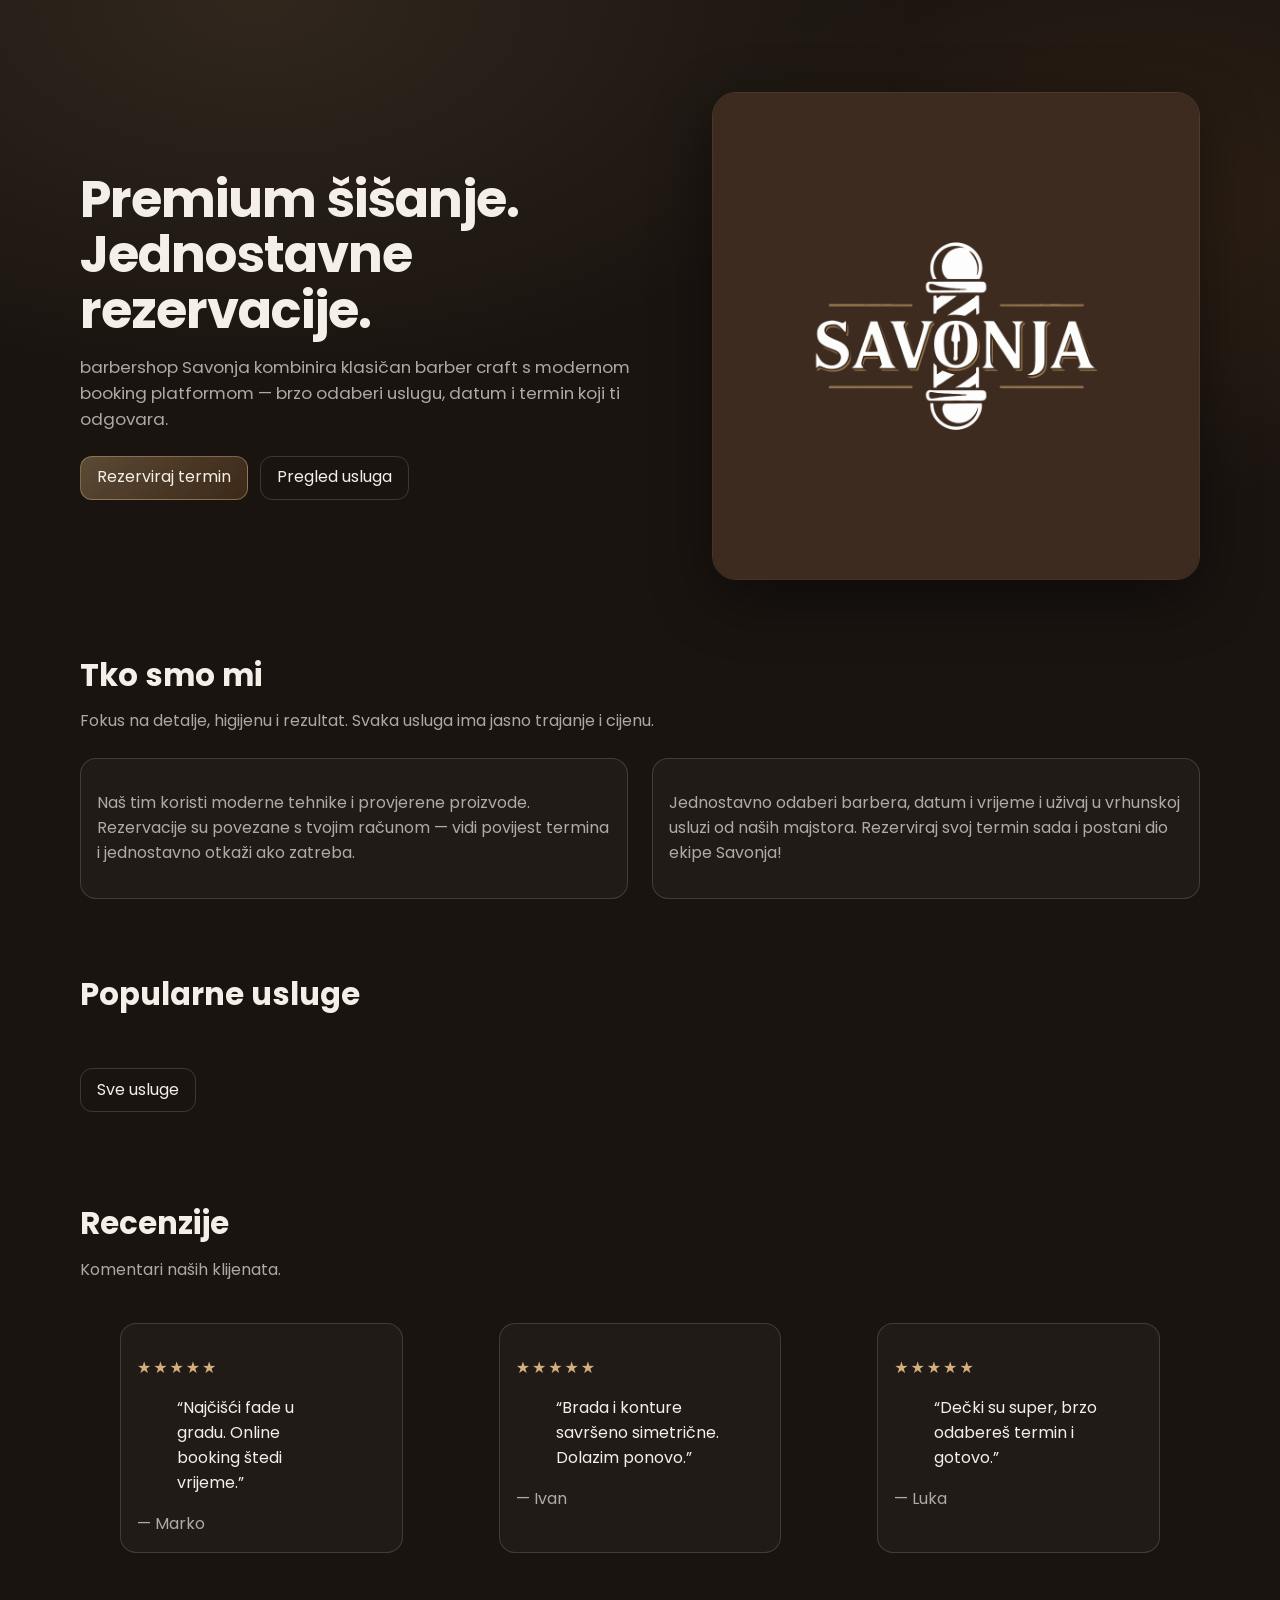
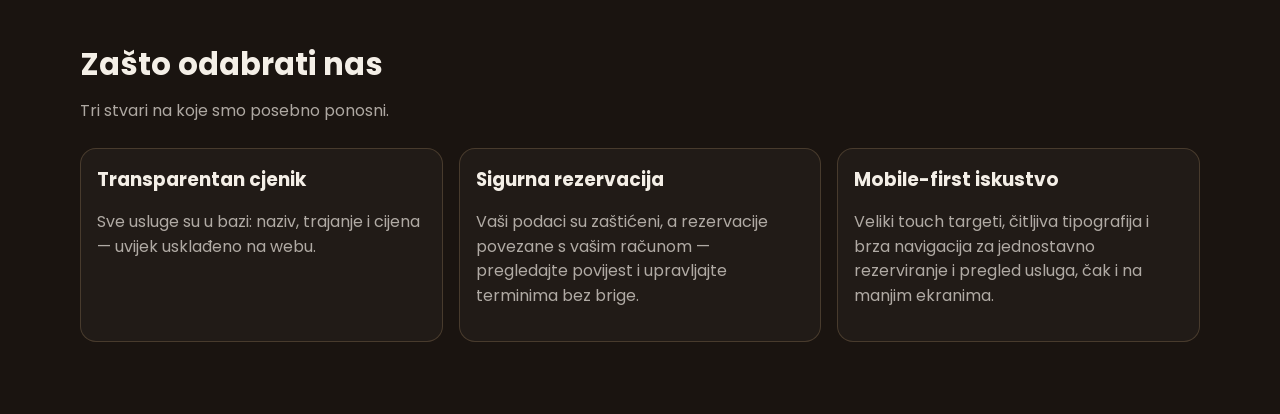
<file: index.html>
<!doctype html>
<html lang="hr">

<head>
  <meta charset="utf-8" />
  <meta name="viewport" content="width=device-width, initial-scale=1" />
  <title>barbershop Savonja — rezervacije i premium šišanje</title>
  <meta name="description"
    content="barbershop Savonja: moderan barber shop s online rezervacijama, jasnim cijenama i sigurnim korisničkim računom." />
  <meta name="keywords" content="barber, šišanje, rezervacija, barbershop, Savonja, fade, brada" />
  <meta name="google-site-verification" content="ejr2laT1Vxrq2xa0mAdOtP4Iyy8rrj4gCtJRoqw3tww" />
  <link rel="preconnect" href="https://fonts.googleapis.com" />
  <link rel="preconnect" href="https://fonts.gstatic.com" crossorigin />
  <link href="https://fonts.googleapis.com/css2?family=Poppins:wght@400;600;700&display=swap" rel="stylesheet" />
  <meta name="author" content="Dominik Tomaško" />
  <meta property="og:title" content="barbershop Savonja — rezervacije i premium šišanje" />
  <meta property="og:description"
    content="barbershop Savonja: moderan barber shop s online rezervacijama, jasnim cijenama i sigurnim korisničkim računom." />
  <meta property="og:image" content="https://barbershop-savonja.vercel.app/assets/logo/logo_png.png" />
  <meta property="og:url" content="https://barbershop-savonja.vercel.app/" />
  <meta property="og:type" content="website" />
  <meta property="og:locale" content="hr_HR" />
  <meta name="twitter:card" content="summary_large_image" />
  <link rel="icon" type="image/png" href="assets/logo/logo_png.png" />
  <link rel="stylesheet" href="css/style.css" />
</head>

<body data-page="home">
  <div id="site-header"></div>

  <div class="shell" id="config-banner" hidden>
    <div class="callout callout--warn stack-top">
      <p>
        <strong>Supabase nije konfiguriran.</strong> Kopiraj
        <code>js/config.example.js</code> u <code>js/config.local.js</code> i
        unesi URL te anon ključ.
      </p>
    </div>
  </div>

  <main id="main-content">
    <section class="hero shell">
      <div class="hero__grid">
        <div>
          <h1 class="hero__title">
            Premium šišanje. Jednostavne rezervacije.
          </h1>
          <p class="hero__lead">
            barbershop Savonja kombinira klasičan barber craft s modernom
            booking platformom — brzo odaberi uslugu, datum i termin koji ti
            odgovara.
          </p>
          <div class="hero__actions">
            <a class="btn btn--primary" href="pages/booking.html">Rezerviraj termin</a>
            <a class="btn btn--ghost" href="pages/services.html">Pregled usluga</a>
          </div>
        </div>
        <div class="hero__art" aria-hidden="true">
          <img src="assets/logo/logo_png.png" alt="Interijer barber shopa" width="800" height="500" loading="eager" />
        </div>
      </div>
    </section>

    <section class="section shell" aria-labelledby="intro-title">
      <div class="section__head">
        <h2 class="section__title" id="intro-title">Tko smo mi</h2>
        <p class="section__sub">
          Fokus na detalje, higijenu i rezultat. Svaka usluga ima jasno
          trajanje i cijenu.
        </p>
      </div>
      <div class="split split--2">
        <div class="callout">
          <p class="muted">
            Naš tim koristi moderne tehnike i provjerene proizvode.
            Rezervacije su povezane s tvojim računom — vidi povijest termina i
            jednostavno otkaži ako zatreba.
          </p>
        </div>
        <div class="callout">
          <p class="muted">
            Jednostavno odaberi barbera, datum i vrijeme i uživaj u vrhunskoj
            usluzi od naših majstora. Rezerviraj svoj termin sada i postani
            dio ekipe Savonja!
          </p>
        </div>
      </div>
    </section>

    <section class="section shell" aria-labelledby="services-preview-title">
      <div class="section__head">
        <h2 class="section__title" id="services-preview-title">
          Popularne usluge
        </h2>
        <p class="section__sub"></p>
      </div>
      <div class="grid grid--3" id="home-services"></div>
      <p class="stack-top">
        <a class="btn btn--ghost" href="pages/services.html">Sve usluge</a>
      </p>
    </section>

    <section class="section shell" aria-labelledby="reviews-title">
      <div class="section__head">
        <h2 class="section__title" id="reviews-title">Recenzije</h2>
        <p class="section__sub">Komentari naših klijenata.</p>
      </div>
      <div class="grid grid--3">
        <figure class="review">
          <p class="stars" aria-label="5 od 5 zvjezdica">★★★★★</p>
          <blockquote>
            <p>“Najčišći fade u gradu. Online booking štedi vrijeme.”</p>
          </blockquote>
          <figcaption class="muted">— Marko</figcaption>
        </figure>
        <figure class="review">
          <p class="stars" aria-label="5 od 5 zvjezdica">★★★★★</p>
          <blockquote>
            <p>“Brada i konture savršeno simetrične. Dolazim ponovo.”</p>
          </blockquote>
          <figcaption class="muted">— Ivan</figcaption>
        </figure>
        <figure class="review">
          <p class="stars" aria-label="5 od 5 zvjezdica">★★★★★</p>
          <blockquote>
            <p>“Dečki su super, brzo odabereš termin i gotovo.”</p>
          </blockquote>
          <figcaption class="muted">— Luka</figcaption>
        </figure>
      </div>
    </section>

    <section class="section shell" aria-labelledby="why-title">
      <div class="section__head">
        <h2 class="section__title" id="why-title">Zašto odabrati nas</h2>
        <p class="section__sub">Tri stvari na koje smo posebno ponosni.</p>
      </div>
      <div class="grid grid--3">
        <article class="callout">
          <h3 class="card__title">Transparentan cjenik</h3>
          <p class="muted">
            Sve usluge su u bazi: naziv, trajanje i cijena — uvijek usklađeno
            na webu.
          </p>
        </article>
        <article class="callout">
          <h3 class="card__title">Sigurna rezervacija</h3>
          <p class="muted">
            Vaši podaci su zaštićeni, a rezervacije povezane s vašim računom —
            pregledajte povijest i upravljajte terminima bez brige.
          </p>
        </article>
        <article class="callout">
          <h3 class="card__title">Mobile-first iskustvo</h3>
          <p class="muted">
            Veliki touch targeti, čitljiva tipografija i brza navigacija za
            jednostavno rezerviranje i pregled usluga, čak i na manjim
            ekranima.
          </p>
        </article>
      </div>
    </section>
  </main>

  <div id="site-footer"></div>

  <script type="module" src="js/app.js"></script>
</body>

</html>
</file>
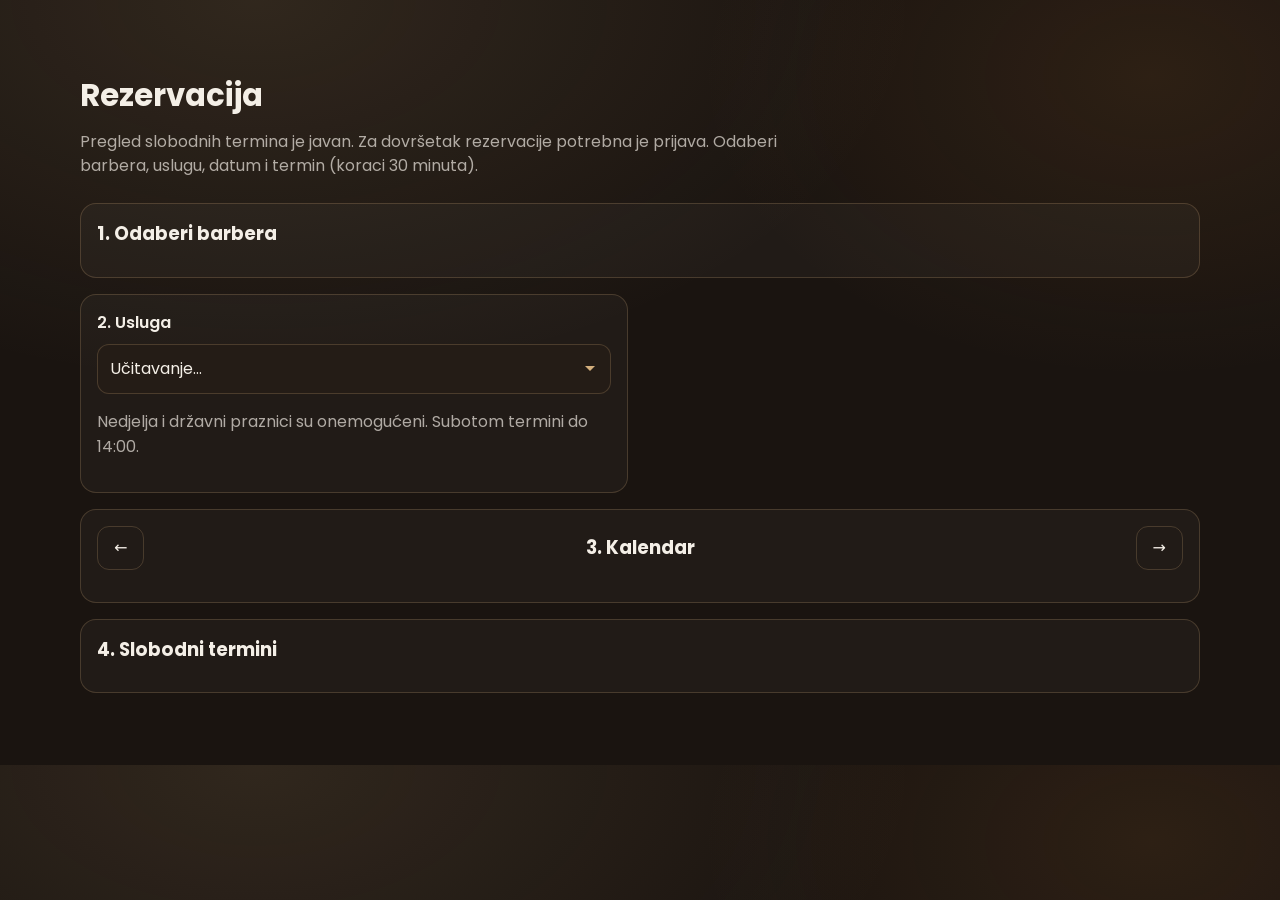
<file: pages/booking.html>
<!doctype html>
<html lang="hr">

<head>
  <meta charset="utf-8" />
  <meta name="viewport" content="width=device-width, initial-scale=1" />
  <title>Rezervacija — barbershop Savonja</title>
  <meta name="description" content="Odaberi barbera, uslugu, datum i slobodan termin u barbershop Savonja studiju." />
  <meta name="keywords" content="rezervacija, booking, termin, kalendar, barber, Savonja" />
  <link rel="preconnect" href="https://fonts.googleapis.com" />
  <link rel="preconnect" href="https://fonts.gstatic.com" crossorigin />
  <link href="https://fonts.googleapis.com/css2?family=Poppins:wght@400;600;700&display=swap" rel="stylesheet" />
  <meta name="author" content="Dominik Tomaško" />
  <meta property="og:title" content="Rezervacija — barbershop Savonja" />
  <meta property="og:description"
    content="Odaberi barbera, uslugu, datum i slobodan termin u barbershop Savonja studiju." />
  <meta property="og:image" content="https://barbershop-savonja.vercel.app/assets/logo/logo_png.png" />
  <meta property="og:url" content="https://barbershop-savonja.vercel.app/pages/booking.html" />
  <meta property="og:type" content="website" />
  <meta property="og:locale" content="hr_HR" />
  <meta name="twitter:card" content="summary_large_image" />
  <link rel="icon" type="image/png" href="../assets/logo/logo_png.png" />
  <link rel="stylesheet" href="../css/style.css" />
</head>

<body data-page="booking">
  <div id="site-header"></div>

  <div class="shell" id="config-banner" hidden>
    <div class="callout callout--warn stack-top">
      <p><strong>Supabase nije konfiguriran.</strong> Kopiraj <code>../js/config.example.js</code> u
        <code>../js/config.local.js</code>.</p>
    </div>
  </div>

  <main id="main-content">
    <section class="section shell" aria-labelledby="booking-title">
      <div class="section__head">
        <h1 class="section__title" id="booking-title">Rezervacija</h1>
        <p class="section__sub">
          Pregled slobodnih termina je javan. Za dovršetak rezervacije potrebna je prijava. Odaberi barbera, uslugu,
          datum i termin (koraci 30 minuta).
        </p>
      </div>

      <div class="callout stack-top">
        <h2 class="booking-subtitle section__title">1. Odaberi barbera</h2>
        <div id="booking-barbers"></div>
      </div>

      <div class="split split--2 stack-top">
        <div class="callout">
          <div class="field">
            <label for="booking-service">2. Usluga</label>
            <select id="booking-service" class="select-field" name="service" required aria-required="true">
              <option value="">Učitavanje…</option>
            </select>
          </div>
          <p class="muted stack-top">Nedjelja i državni praznici su onemogućeni. Subotom termini do 14:00.</p>
        </div>
        <div class="callout" id="booking-summary" hidden></div>
      </div>

      <div class="callout stack-top">
        <div class="booking-toolbar">
          <button class="btn btn--ghost" type="button" data-cal-prev aria-label="Prethodni mjesec">←</button>
          <h2 class="cal-label section__title" data-cal-label>3. Kalendar</h2>
          <button class="btn btn--ghost" type="button" data-cal-next aria-label="Sljedeći mjesec">→</button>
        </div>
        <div id="booking-calendar" aria-live="polite"></div>
      </div>

      <div class="callout stack-top">
        <h2 class="booking-subtitle section__title">4. Slobodni termini</h2>
        <div id="booking-slots"></div>
      </div>
    </section>
  </main>

  <div id="site-footer"></div>
  <script type="module" src="../js/app.js"></script>
</body>

</html>
</file>
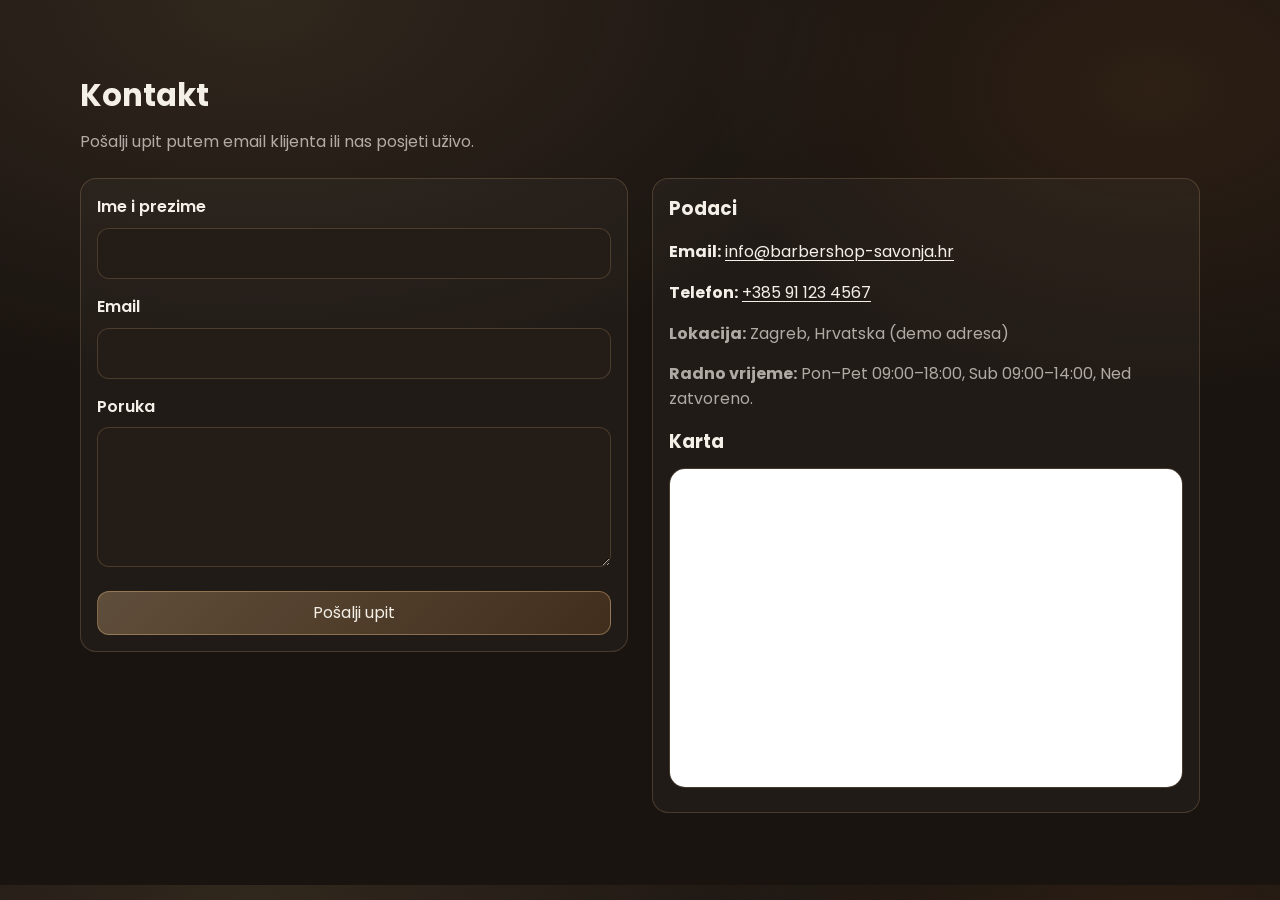
<file: pages/contact.html>
<!doctype html>
<html lang="hr">

<head>
  <meta charset="utf-8" />
  <meta name="viewport" content="width=device-width, initial-scale=1" />
  <title>Kontakt — barbershop Savonja</title>
  <meta name="description" content="Kontakt barbershop Savonja: lokacija, telefon, email i kontakt forma." />
  <meta name="keywords" content="kontakt, lokacija, barber, telefon, email" />
  <link rel="preconnect" href="https://fonts.googleapis.com" />
  <link rel="preconnect" href="https://fonts.gstatic.com" crossorigin />
  <link href="https://fonts.googleapis.com/css2?family=Poppins:wght@400;600;700&display=swap" rel="stylesheet" />
  <meta name="author" content="Dominik Tomaško" />
  <meta property="og:title" content="Kontakt — barbershop Savonja" />
  <meta property="og:description" content="Kontakt barbershop Savonja: lokacija, telefon, email i kontakt forma." />
  <meta property="og:image" content="https://barbershop-savonja.vercel.app/assets/logo/logo_png.png" />
  <meta property="og:url" content="https://barbershop-savonja.vercel.app/pages/contact.html" />
  <meta property="og:type" content="website" />
  <meta property="og:locale" content="hr_HR" />
  <meta name="twitter:card" content="summary_large_image" />
  <link rel="icon" type="image/png" href="../assets/logo/logo_png.png" />
  <link rel="stylesheet" href="../css/style.css" />
</head>

<body data-page="contact">
  <div id="site-header"></div>

  <div class="shell" id="config-banner" hidden>
    <div class="callout callout--warn stack-top">
      <p><strong>Supabase nije konfiguriran.</strong> (Za kontakt formu nije nužan, ali je potreban za auth i booking.)
      </p>
    </div>
  </div>

  <main id="main-content">
    <section class="section shell" aria-labelledby="contact-title">
      <div class="section__head">
        <h1 class="section__title" id="contact-title">Kontakt</h1>
        <p class="section__sub">Pošalji upit putem email klijenta ili nas posjeti uživo.</p>
      </div>

      <div class="split split--2">
        <form class="form callout" id="contact-form" novalidate>
          <div class="field">
            <label for="c-name">Ime i prezime</label>
            <input id="c-name" name="name" type="text" autocomplete="name" required maxlength="120" />
          </div>
          <div class="field">
            <label for="c-email">Email</label>
            <input id="c-email" name="email" type="email" autocomplete="email" required maxlength="120" />
          </div>
          <div class="field">
            <label for="c-msg">Poruka</label>
            <textarea id="c-msg" name="message" required maxlength="2000"></textarea>
          </div>
          <button class="btn btn--primary" type="submit">Pošalji upit</button>
        </form>

        <div class="callout">
          <h2 class="booking-subtitle section__title">Podaci</h2>
          <p><strong>Email:</strong> <a href="mailto:info@barbershop-savonja.hr">info@barbershop-savonja.hr</a></p>
          <p><strong>Telefon:</strong> <a href="tel:+385911234567">+385 91 123 4567</a></p>
          <p class="muted"><strong>Lokacija:</strong> Zagreb, Hrvatska (demo adresa)</p>
          <p class="muted"><strong>Radno vrijeme:</strong> Pon–Pet 09:00–18:00, Sub 09:00–14:00, Ned zatvoreno.</p>
          <h2 class="booking-subtitle section__title stack-top">Karta</h2>
          <iframe class="map-frame" title="Lokacija na Google karti" loading="lazy"
            referrerpolicy="no-referrer-when-downgrade"
            src="https://www.google.com/maps/embed?pb=!1m18!1m12!1m3!1d22236.0!2d15.9819!3d45.8150!2m3!1f0!2f0!3f0!3m2!1i1024!2i768!4f13.1!3m3!1m2!1s0x4765d701f0d6a0f1%3A0x0!2sZagreb!5e0!3m2!1shr!2shr!4v1"
            allowfullscreen></iframe>
        </div>
      </div>
    </section>
  </main>

  <div id="site-footer"></div>
  <script type="module" src="../js/app.js"></script>
</body>

</html>
</file>
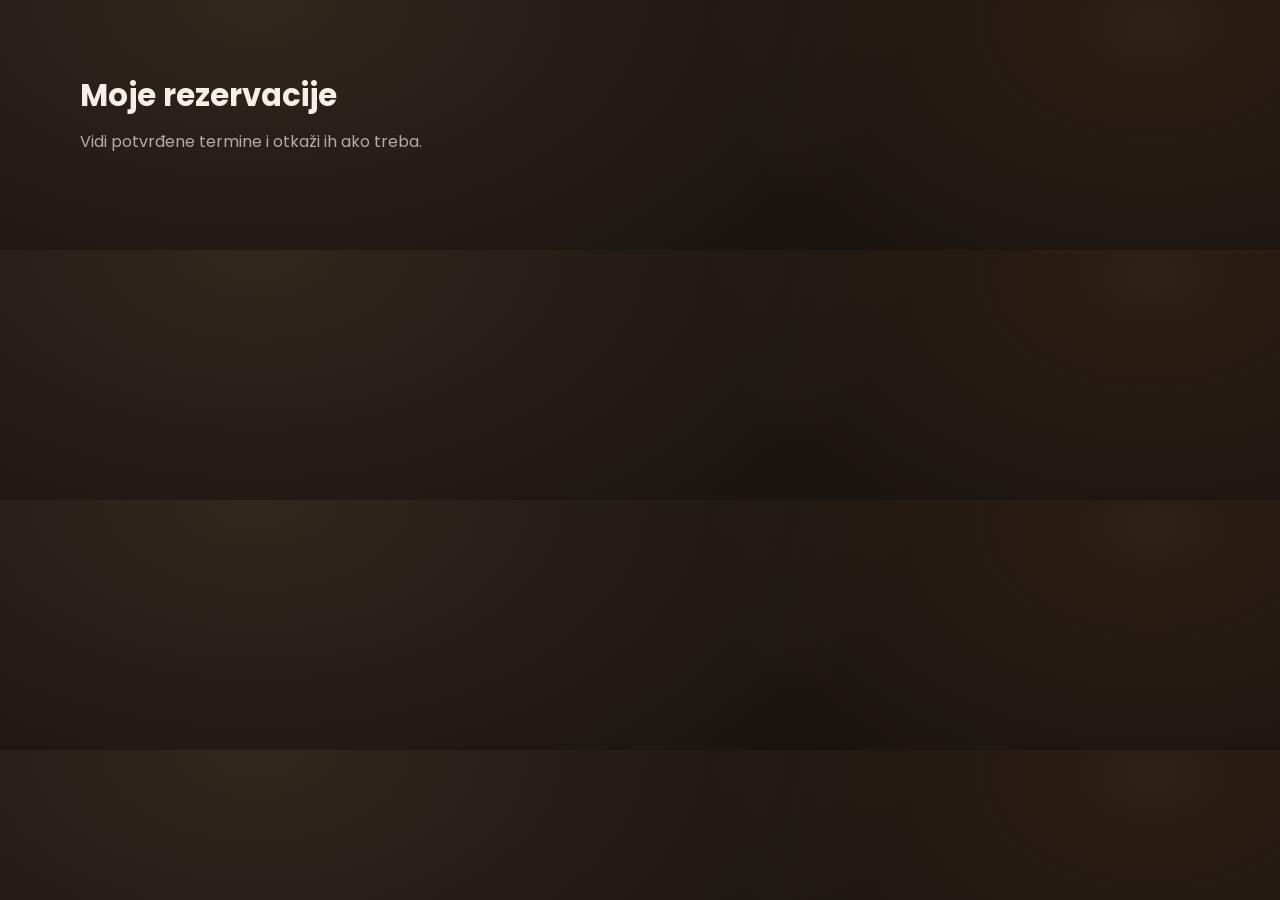
<file: pages/dashboard.html>
<!doctype html>
<html lang="hr">

<head>
  <meta charset="utf-8" />
  <meta name="viewport" content="width=device-width, initial-scale=1" />
  <title>Moj račun — barbershop Savonja</title>
  <meta name="description"
    content="Pregled vlastitih rezervacija i otkazivanje termina u barbershop Savonja aplikaciji." />
  <meta name="keywords" content="dashboard, rezervacije, barber, račun" />
  <link rel="preconnect" href="https://fonts.googleapis.com" />
  <link rel="preconnect" href="https://fonts.gstatic.com" crossorigin />
  <link href="https://fonts.googleapis.com/css2?family=Poppins:wght@400;600;700&display=swap" rel="stylesheet" />
  <meta name="author" content="Dominik Tomaško" />
  <meta property="og:title" content="Moj račun — barbershop Savonja" />
  <meta property="og:description"
    content="Pregled vlastitih rezervacija i otkazivanje termina u barbershop Savonja aplikaciji." />
  <meta property="og:image" content="https://barbershop-savonja.vercel.app/assets/logo/logo_png.png" />
  <meta property="og:url" content="https://barbershop-savonja.vercel.app/pages/dashboard.html" />
  <meta property="og:type" content="website" />
  <meta property="og:locale" content="hr_HR" />
  <meta name="twitter:card" content="summary_large_image" />
  <link rel="icon" type="image/png" href="../assets/logo/logo_png.png" />
  <link rel="stylesheet" href="../css/style.css" />
</head>

<body data-page="dashboard">
  <div id="site-header"></div>

  <div class="shell" id="config-banner" hidden>
    <div class="callout callout--warn stack-top">
      <p><strong>Supabase nije konfiguriran.</strong> Kopiraj <code>../js/config.example.js</code> u
        <code>../js/config.local.js</code>.</p>
    </div>
  </div>

  <main id="main-content">
    <section class="section shell" aria-labelledby="dash-title">
      <div class="section__head">
        <h1 class="section__title" id="dash-title">Moje rezervacije</h1>
        <p class="section__sub">Vidi potvrđene termine i otkaži ih ako treba.</p>
      </div>
      <div id="dashboard-appointments"></div>
    </section>
  </main>

  <div id="site-footer"></div>
  <script type="module" src="../js/app.js"></script>
</body>

</html>
</file>
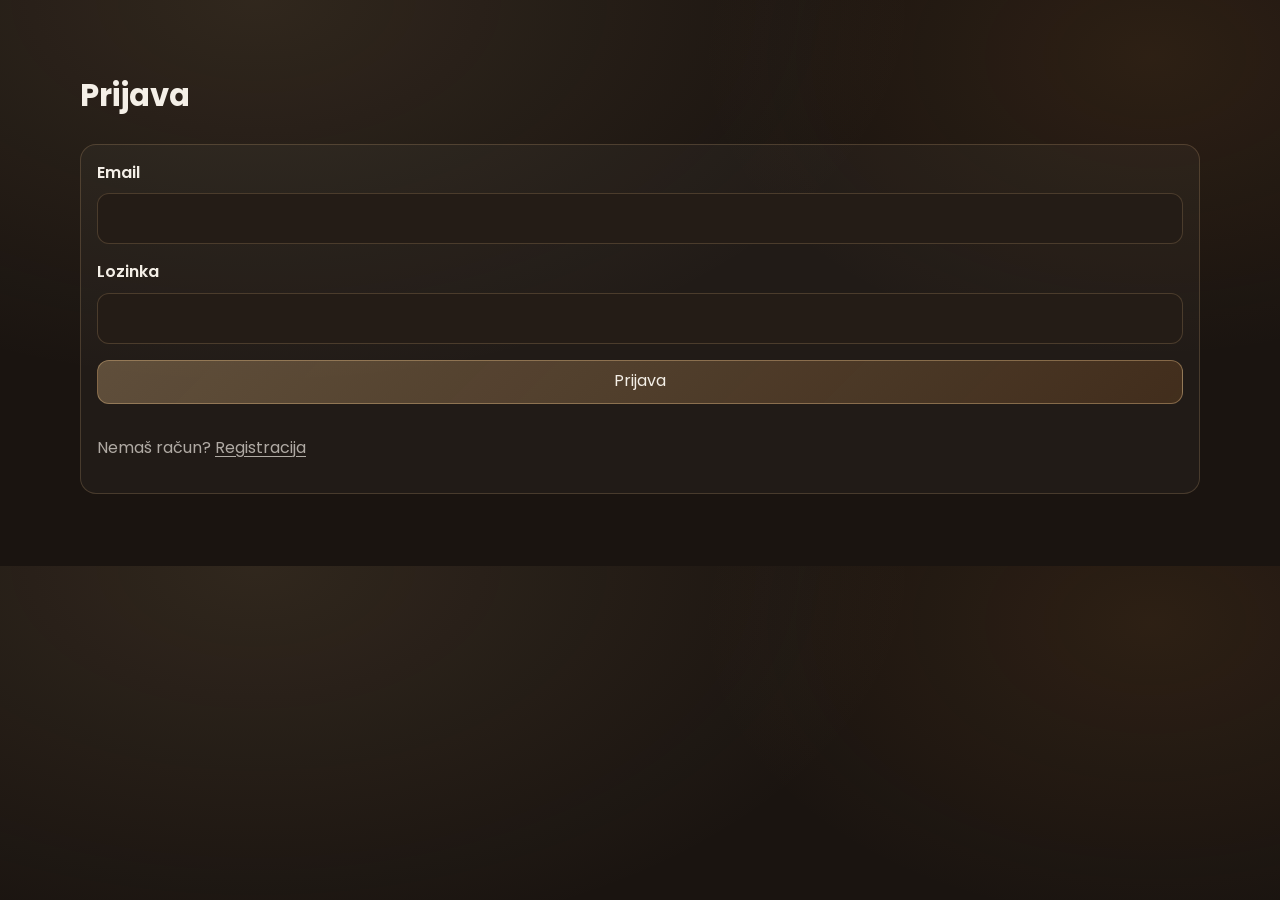
<file: pages/login.html>
<!doctype html>
<html lang="hr">

<head>
  <meta charset="utf-8" />
  <meta name="viewport" content="width=device-width, initial-scale=1" />
  <title>Prijava — barbershop Savonja</title>
  <meta name="description" content="Prijava na barbershop Savonja booking račun (Supabase Auth)." />
  <meta name="keywords" content="prijava, login, barber, račun" />
  <link rel="preconnect" href="https://fonts.googleapis.com" />
  <link rel="preconnect" href="https://fonts.gstatic.com" crossorigin />
  <link href="https://fonts.googleapis.com/css2?family=Poppins:wght@400;600;700&display=swap" rel="stylesheet" />
  <meta name="author" content="Dominik Tomaško" />
  <meta property="og:title" content="Prijava — barbershop Savonja" />
  <meta property="og:description" content="Prijava na barbershop Savonja booking račun." />
  <meta property="og:image" content="https://barbershop-savonja.vercel.app/assets/logo/logo_png.png" />
  <meta property="og:url" content="https://barbershop-savonja.vercel.app/pages/login.html" />
  <meta property="og:type" content="website" />
  <meta property="og:locale" content="hr_HR" />
  <meta name="twitter:card" content="summary_large_image" />
  <link rel="icon" type="image/png" href="../assets/logo/logo_png.png" />
  <link rel="stylesheet" href="../css/style.css" />
</head>

<body data-page="login">
  <div id="site-header"></div>

  <div class="shell" id="config-banner" hidden>
    <div class="callout callout--warn stack-top">
      <p>
        <strong>Supabase nije konfiguriran.</strong> Kopiraj
        <code>../js/config.example.js</code> u
        <code>../js/config.local.js</code>.
      </p>
    </div>
  </div>

  <main id="main-content">
    <section class="section shell" aria-labelledby="login-title">
      <div class="section__head">
        <h1 class="section__title" id="login-title">Prijava</h1>
      </div>

      <form class="form callout" id="login-form" novalidate>
        <div class="field">
          <label for="login-email">Email</label>
          <input id="login-email" name="email" type="email" autocomplete="email" required maxlength="120" />
        </div>
        <div class="field">
          <label for="login-password">Lozinka</label>
          <input id="login-password" name="password" type="password" autocomplete="current-password" required />
        </div>
        <button class="btn btn--primary" type="submit">Prijava</button>
        <p class="muted">
          Nemaš račun? <a href="register.html">Registracija</a>
        </p>
      </form>
    </section>
  </main>

  <div id="site-footer"></div>
  <script type="module" src="../js/app.js"></script>
</body>

</html>
</file>
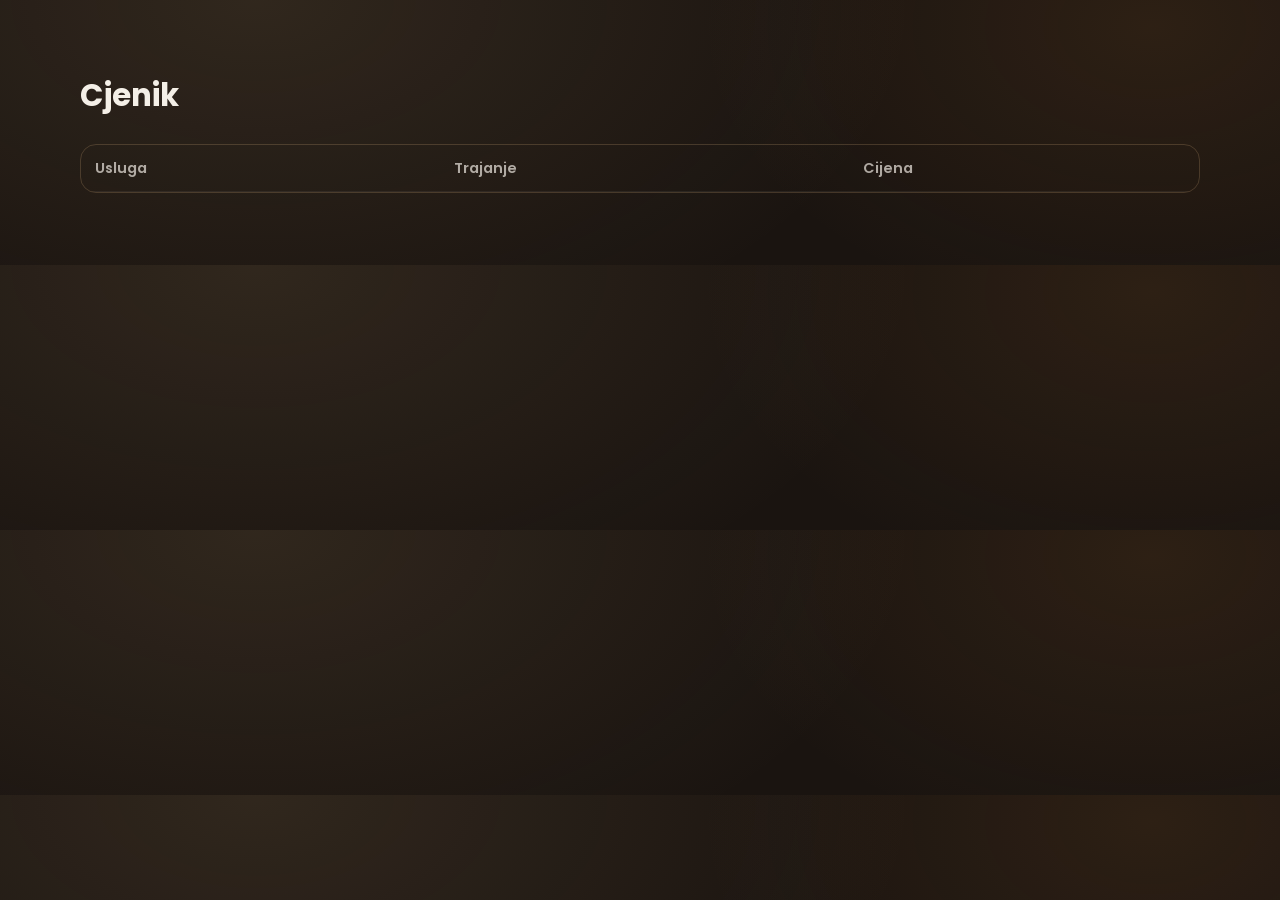
<file: pages/pricing.html>
<!doctype html>
<html lang="hr">

<head>
  <meta charset="utf-8" />
  <meta name="viewport" content="width=device-width, initial-scale=1" />
  <title>Cjenik — barbershop Savonja</title>
  <meta name="description" content="Tablični cjenik usluga barbershop Savonja studija s trajanjem i cijenom." />
  <meta name="keywords" content="cjenik, barber, cijena, trajanje, usluge" />
  <link rel="preconnect" href="https://fonts.googleapis.com" />
  <link rel="preconnect" href="https://fonts.gstatic.com" crossorigin />
  <link href="https://fonts.googleapis.com/css2?family=Poppins:wght@400;600;700&display=swap" rel="stylesheet" />
  <meta name="author" content="Dominik Tomaško" />
  <meta property="og:title" content="Cjenik — barbershop Savonja" />
  <meta property="og:description" content="Tablični cjenik usluga barbershop Savonja studija s trajanjem i cijenom." />
  <meta property="og:image" content="https://barbershop-savonja.vercel.app/assets/logo/logo_png.png" />
  <meta property="og:url" content="https://barbershop-savonja.vercel.app/pages/pricing.html" />
  <meta property="og:type" content="website" />
  <meta property="og:locale" content="hr_HR" />
  <meta name="twitter:card" content="summary_large_image" />
  <link rel="icon" type="image/png" href="../assets/logo/logo_png.png" />
  <link rel="stylesheet" href="../css/style.css" />
</head>

<body data-page="pricing">
  <div id="site-header"></div>

  <div class="shell" id="config-banner" hidden>
    <div class="callout callout--warn stack-top">
      <p>
        <strong>Supabase nije konfiguriran.</strong> Kopiraj
        <code>../js/config.example.js</code> u
        <code>../js/config.local.js</code>.
      </p>
    </div>
  </div>

  <main id="main-content">
    <section class="section shell" aria-labelledby="pricing-title">
      <div class="section__head">
        <h1 class="section__title" id="pricing-title">Cjenik</h1>
      </div>
      <div class="table-wrap">
        <table class="table" aria-label="Cjenik usluga">
          <thead>
            <tr>
              <th scope="col">Usluga</th>
              <th scope="col">Trajanje</th>
              <th scope="col">Cijena</th>
            </tr>
          </thead>
          <tbody data-pricing-tbody></tbody>
        </table>
      </div>
    </section>
  </main>

  <div id="site-footer"></div>
  <script type="module" src="../js/app.js"></script>
</body>

</html>
</file>
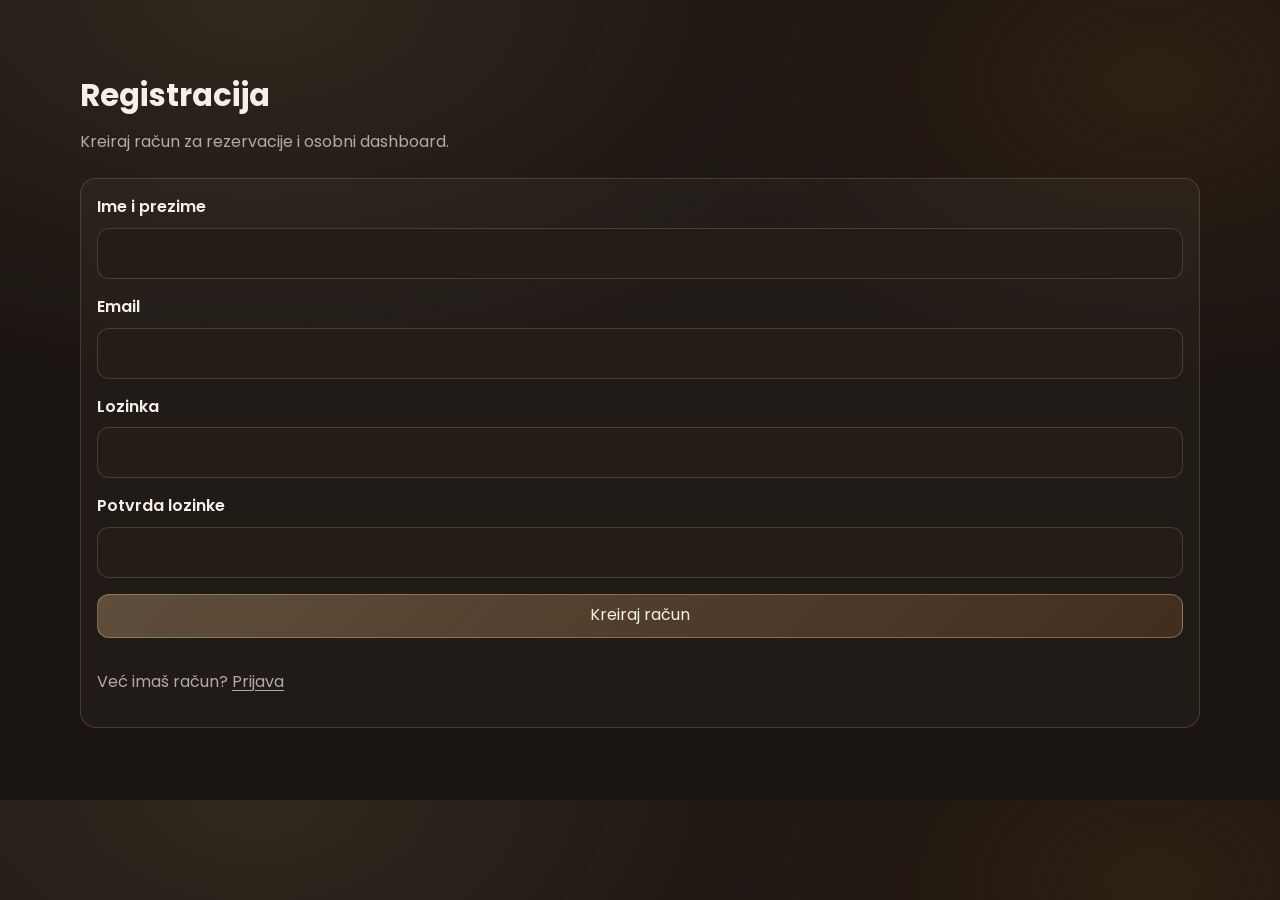
<file: pages/register.html>
<!doctype html>
<html lang="hr">

<head>
  <meta charset="utf-8" />
  <meta name="viewport" content="width=device-width, initial-scale=1" />
  <title>Registracija — barbershop Savonja</title>
  <meta name="description" content="Registracija na barbershop Savonja booking račun (Supabase Auth)." />
  <meta name="keywords" content="registracija, signup, barber, račun" />
  <link rel="preconnect" href="https://fonts.googleapis.com" />
  <link rel="preconnect" href="https://fonts.gstatic.com" crossorigin />
  <link href="https://fonts.googleapis.com/css2?family=Poppins:wght@400;600;700&display=swap" rel="stylesheet" />
  <meta name="author" content="Dominik Tomaško" />
  <meta property="og:title" content="Registracija — barbershop Savonja" />
  <meta property="og:description" content="Registracija na barbershop Savonja booking račun." />
  <meta property="og:image" content="https://barbershop-savonja.vercel.app/assets/logo/logo_png.png" />
  <meta property="og:url" content="https://barbershop-savonja.vercel.app/pages/register.html" />
  <meta property="og:type" content="website" />
  <meta property="og:locale" content="hr_HR" />
  <meta name="twitter:card" content="summary_large_image" />
  <link rel="icon" type="image/png" href="../assets/logo/logo_png.png" />
  <link rel="stylesheet" href="../css/style.css" />
</head>

<body data-page="register">
  <div id="site-header"></div>

  <div class="shell" id="config-banner" hidden>
    <div class="callout callout--warn stack-top">
      <p><strong>Supabase nije konfiguriran.</strong> Kopiraj <code>../js/config.example.js</code> u
        <code>../js/config.local.js</code>.</p>
    </div>
  </div>

  <main id="main-content">
    <section class="section shell" aria-labelledby="register-title">
      <div class="section__head">
        <h1 class="section__title" id="register-title">Registracija</h1>
        <p class="section__sub">Kreiraj račun za rezervacije i osobni dashboard.</p>
      </div>

      <form class="form callout" id="register-form" novalidate>
        <div class="field">
          <label for="reg-name">Ime i prezime</label>
          <input id="reg-name" name="full_name" type="text" autocomplete="name" required maxlength="120" />
        </div>
        <div class="field">
          <label for="reg-email">Email</label>
          <input id="reg-email" name="email" type="email" autocomplete="email" required maxlength="120" />
        </div>
        <div class="field">
          <label for="reg-password">Lozinka</label>
          <input id="reg-password" name="password" type="password" autocomplete="new-password" required minlength="8" />
        </div>
        <div class="field">
          <label for="reg-password2">Potvrda lozinke</label>
          <input id="reg-password2" name="password_confirm" type="password" autocomplete="new-password" required />
        </div>
        <button class="btn btn--primary" type="submit">Kreiraj račun</button>
        <p class="muted">Već imaš račun? <a href="login.html">Prijava</a></p>
      </form>
    </section>
  </main>

  <div id="site-footer"></div>
  <script type="module" src="../js/app.js"></script>
</body>

</html>
</file>
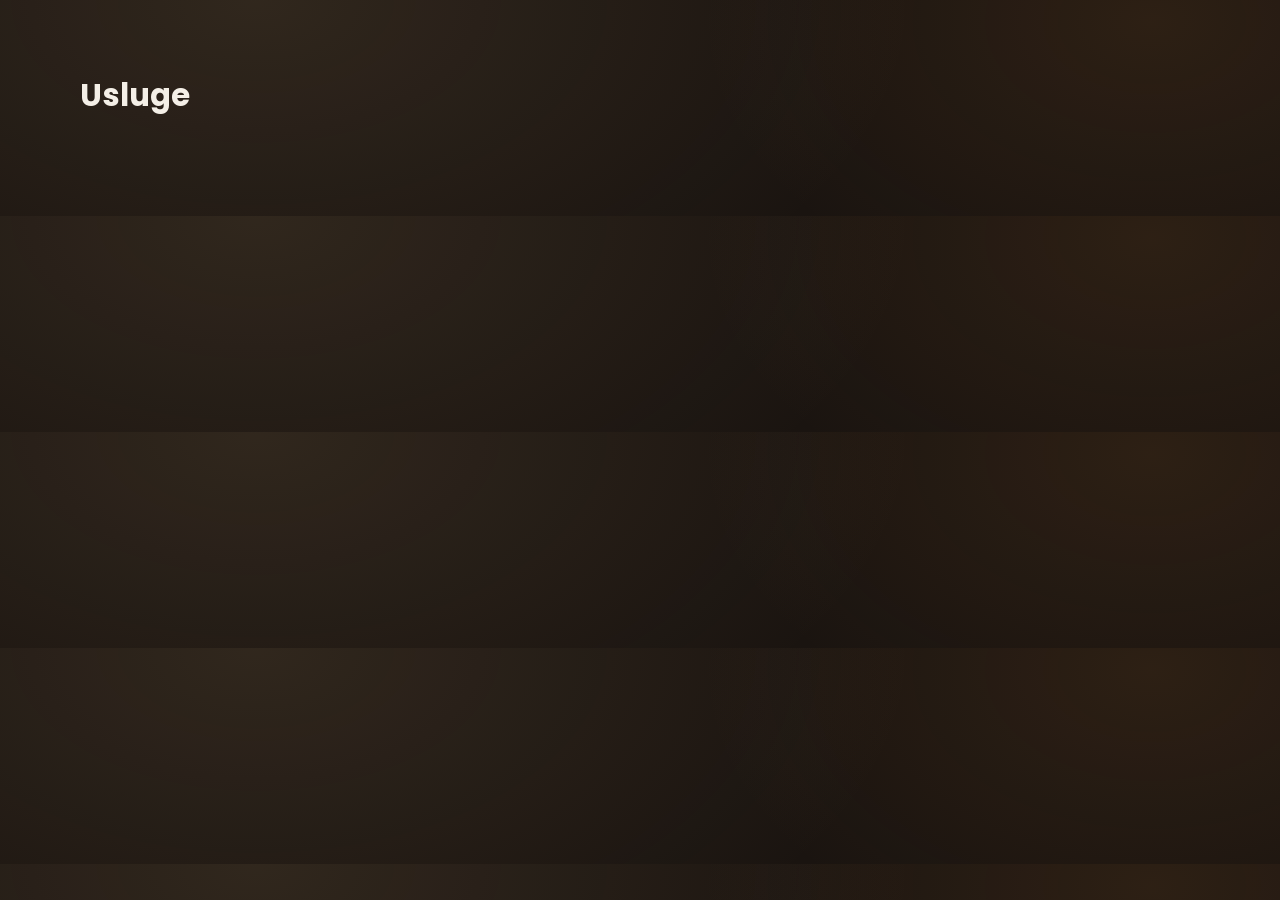
<file: pages/services.html>
<!doctype html>
<html lang="hr">

<head>
  <meta charset="utf-8" />
  <meta name="viewport" content="width=device-width, initial-scale=1" />
  <title>Usluge — barbershop Savonja</title>
  <meta name="description"
    content="Pregled aktivnih usluga barbershop Savonja studija: trajanje, cijena i brza rezervacija." />
  <meta name="keywords" content="usluge, barber, šišanje, fade, brada, cijena" />
  <link rel="preconnect" href="https://fonts.googleapis.com" />
  <link rel="preconnect" href="https://fonts.gstatic.com" crossorigin />
  <link href="https://fonts.googleapis.com/css2?family=Poppins:wght@400;600;700&display=swap" rel="stylesheet" />
  <meta name="author" content="Dominik Tomaško" />
  <meta property="og:title" content="Usluge — barbershop Savonja" />
  <meta property="og:description"
    content="Pregled aktivnih usluga barbershop Savonja studija: trajanje, cijena i brza rezervacija." />
  <meta property="og:image" content="https://barbershop-savonja.vercel.app/assets/logo/logo_png.png" />
  <meta property="og:url" content="https://barbershop-savonja.vercel.app/pages/services.html" />
  <meta property="og:type" content="website" />
  <meta property="og:locale" content="hr_HR" />
  <meta name="twitter:card" content="summary_large_image" />
  <link rel="icon" type="image/png" href="../assets/logo/logo_png.png" />
  <link rel="stylesheet" href="../css/style.css" />
</head>

<body data-page="services">
  <div id="site-header"></div>

  <div class="shell" id="config-banner" hidden>
    <div class="callout callout--warn stack-top">
      <p>
        <strong>Supabase nije konfiguriran.</strong> Kopiraj
        <code>../js/config.example.js</code> u
        <code>../js/config.local.js</code>.
      </p>
    </div>
  </div>

  <main id="main-content">
    <section class="section shell" aria-labelledby="services-title">
      <div class="section__head">
        <h1 class="section__title" id="services-title">Usluge</h1>
      </div>
      <div class="grid grid--services" id="services-grid"></div>
    </section>
  </main>

  <div id="site-footer"></div>
  <script type="module" src="../js/app.js"></script>
</body>

</html>
</file>
<file: css/style.css>
:root {
  --header-h: 72px;
  --bg: #1a1410;
  --bg2: #241c16;
  --panel: rgba(255, 255, 255, 0.04);
  --border: rgba(212, 175, 125, 0.22);
  --text: #f4efe7;
  --muted: rgba(244, 239, 231, 0.68);
  --accent: #d4af7d;
  --accent2: #b87333;
  --danger: #ff6b6b;
  --ok: #5bd39b;
  --shadow: 0 18px 60px rgba(0, 0, 0, 0.45);
  --radius: 16px;
  --radius-sm: 12px;
  --space-1: 8px;
  --space-2: 12px;
  --space-3: 16px;
  --space-4: 24px;
  --space-5: 36px;
  --space-6: 56px;
  --max: 1120px;
  --focus: 3px solid rgba(212, 175, 125, 0.55);
}

*,
*::before,
*::after {
  box-sizing: border-box;
}

html {
  color-scheme: dark;
}

body {
  margin: 0;
  font-family: Poppins, system-ui, -apple-system, Segoe UI, Roboto, Arial, sans-serif;
  background: radial-gradient(1200px 700px at 20% 0%, rgba(212, 175, 125, 0.12), transparent 55%),
    radial-gradient(900px 600px at 90% 10%, rgba(184, 115, 51, 0.12), transparent 50%), var(--bg);
  color: var(--text);
  line-height: 1.55;
}

img {
  max-width: 100%;
  height: auto;
  display: block;
}

a {
  color: inherit;
  text-decoration-thickness: 0.08em;
  text-underline-offset: 0.18em;
}

a:hover {
  color: var(--accent);
}

.shell {
  width: min(var(--max), calc(100% - 2 * var(--space-3)));
  margin-inline: auto;
}

.visually-hidden {
  position: absolute;
  width: 1px;
  height: 1px;
  padding: 0;
  margin: -1px;
  overflow: hidden;
  clip: rect(0, 0, 0, 0);
  white-space: nowrap;
  border: 0;
}

.site-header {
  position: sticky;
  top: 0;
  z-index: 110;
  backdrop-filter: blur(12px);
  background: rgba(26, 20, 16, 0.92);
  border-bottom: 1px solid var(--border);
}

.header__bar {
  display: flex;
  align-items: center;
  justify-content: space-between;
  gap: var(--space-3);
  padding: var(--space-3) 0;
  min-height: var(--header-h);
}



.brand {
  display: flex;
  align-items: center;
  gap: var(--space-2);
  text-decoration: none;
  min-height: 44px;
}

.brand__logo {
  border-radius: 14px;
  border: 1px solid var(--border);
  background: rgba(255, 255, 255, 0.03);
  width: 70px;
  height: 70px;
}

.brand__text {
  display: grid;
  line-height: 1.15;
}

.brand__name {
  font-weight: 700;
  letter-spacing: 0.02em;
}

.brand__tag {
  font-size: 0.85rem;
  color: var(--muted);
}

.nav-toggle {
  display: inline-flex;
  flex-direction: column;
  justify-content: center;
  gap: 6px;
  width: 46px;
  height: 46px;
  border-radius: 12px;
  border: 1px solid var(--border);
  background: rgba(255, 255, 255, 0.03);
  cursor: pointer;
  position: relative;
  z-index: 120;
}

.nav-toggle:focus-visible {
  outline: var(--focus);
  outline-offset: 2px;
}

.nav-toggle__bar {
  display: block;
  height: 2px;
  width: 20px;
  margin-inline: auto;
  background: var(--text);
  border-radius: 2px;
}

.nav {
  display: none;
}

.nav.is-open {
  display: block;
  position: absolute;
  top: 100%;
  left: 0;
  right: 0;
  z-index: 115;
  background: rgba(10, 8, 6, 0.95);
  backdrop-filter: blur(12px);
  border-bottom: 1px solid var(--border);
  box-shadow: 0 12px 40px rgba(0, 0, 0, 0.5);
  overflow-y: auto;
  max-height: calc(100vh - var(--header-h));
  max-height: calc(100dvh - var(--header-h));
}

.nav__panel {
  padding: var(--space-3) var(--space-3) var(--space-4);
}

.nav__links {
  display: grid;
  gap: 10px;
}

.nav__link {
  display: block;
  padding: 12px 12px;
  border-radius: 12px;
  text-decoration: none;
  border: 1px solid transparent;
}

.nav__link:hover {
  border-color: rgba(212, 175, 125, 0.25);
  background: rgba(255, 255, 255, 0.03);
}

.nav__link.is-active {
  border-color: rgba(212, 175, 125, 0.45);
  background: rgba(212, 175, 125, 0.08);
}

.nav__actions {
  display: grid;
  gap: 10px;
  margin-top: var(--space-3);
  padding-top: var(--space-3);
  border-top: 1px solid var(--border);
}

@media (min-width: 900px) {
  .site-header {
    display: flex;
    align-items: center;
    justify-content: center;
    gap: var(--space-3);
  }

  .site-header>.shell.header__bar {
    width: auto;
    max-width: none;
    margin: 0;
    padding-right: 0;
    flex-shrink: 0;
  }

  .nav-toggle {
    display: none;
  }

  .nav {
    position: static;
    inset: auto;
    display: flex !important;
    flex: 1;
    max-width: min(var(--max), calc(100% - 280px));
    background: transparent;
    overflow: visible;
  }

  .nav__panel {
    display: flex;
    align-items: center;
    justify-content: flex-end;
    gap: var(--space-4);
    width: 100%;
    padding: 0;
    margin: 0;
    max-width: none;
  }

  .nav__links {
    display: flex;
    align-items: center;
    gap: 6px;
  }

  .nav__actions {
    display: flex;
    align-items: center;
    gap: 10px;
    margin-top: 0;
    padding-top: 0;
    border-top: 0;
  }

  .nav__link {
    padding: 10px 12px;
  }
}

.btn {
  display: inline-flex;
  align-items: center;
  justify-content: center;
  gap: 10px;
  min-height: 44px;
  padding: 0 16px;
  border-radius: 12px;
  border: 1px solid var(--border);
  background: rgba(255, 255, 255, 0.03);
  color: var(--text);
  cursor: pointer;
  text-decoration: none;
  font: inherit;
}

.btn:focus-visible {
  outline: var(--focus);
  outline-offset: 2px;
}

.btn--primary {
  border-color: rgba(212, 175, 125, 0.45);
  background: linear-gradient(135deg, rgba(212, 175, 125, 0.35), rgba(184, 115, 51, 0.22));
}

.btn--ghost {
  background: transparent;
}

.btn--slot {
  min-width: 96px;
}

main {
  padding-block: var(--space-5);
}

.hero {
  padding: var(--space-6) 0 var(--space-5);
}

.hero__grid {
  display: grid;
  gap: var(--space-4);
  align-items: center;
}

@media (min-width: 900px) {
  .hero__grid {
    grid-template-columns: 1.1fr 0.9fr;
    gap: var(--space-5);
  }
}

.hero__title {
  font-size: clamp(2.1rem, 4vw, 3.2rem);
  line-height: 1.08;
  margin: 0 0 var(--space-3);
  letter-spacing: -0.02em;
}

.hero__lead {
  margin: 0 0 var(--space-4);
  color: var(--muted);
  font-size: 1.05rem;
}

.hero__actions {
  display: flex;
  flex-wrap: wrap;
  gap: 12px;
}

.hero__art {
  border-radius: calc(var(--radius) + 8px);
  overflow: hidden;
  border: 1px solid var(--border);
  box-shadow: var(--shadow);
}

@media (min-width: 600px) and (max-width: 899px) {
  .hero__art {
    max-width: 360px;
    margin-inline: auto;
  }
}

.section {
  padding: var(--space-5) 0;
}

.section__head {
  display: grid;
  gap: 10px;
  margin-bottom: var(--space-4);
}

.section__title {
  margin: 0;
  font-size: clamp(1.5rem, 2.4vw, 2rem);
}

.section__sub {
  margin: 0;
  color: var(--muted);
  max-width: 70ch;
}

.grid {
  display: grid;
  gap: var(--space-3);
}

@media (min-width: 720px) and (max-width: 899px) {
  .grid--3 {
    grid-template-columns: repeat(2, 1fr);
    justify-items: center;
  }
}

@media (min-width: 900px) {
  .grid--3 {
    grid-template-columns: repeat(3, 1fr);
  }
}

/* Services page — large cards with generous spacing */
.grid--services {
  gap: var(--space-6);
}

@media (min-width: 720px) {
  .grid--services {
    grid-template-columns: repeat(2, 1fr);
    gap: var(--space-6);
  }
}

@media (min-width: 1000px) {
  .grid--services {
    grid-template-columns: repeat(3, 1fr);
    gap: var(--space-6);
  }
}

.grid--services .card__img {
  aspect-ratio: 16 / 10;
}

.grid--services .card__body {
  padding: var(--space-4);
}

.grid--services .card__title {
  font-size: 1.15rem;
  margin-bottom: 8px;
}

.grid--services .card__text {
  font-size: 1rem;
  margin-bottom: var(--space-3);
}

.grid--services .meta dt {
  font-size: 0.9rem;
}

.grid--services .meta dd {
  font-size: 1rem;
}

.grid--services .meta {
  gap: 10px;
  margin-bottom: var(--space-3);
}

.grid--services .btn {
  min-height: 44px;
  padding: 0 20px;
  font-size: 1rem;
}

.card {
  border: 1px solid var(--border);
  border-radius: var(--radius);
  background: rgba(255, 255, 255, 0.03);
  overflow: hidden;
}

.card__body {
  padding: var(--space-3);
}

.card__title {
  margin: 0 0 8px;
}

.card__text {
  margin: 0 0 var(--space-3);
  color: var(--muted);
}

.card__img {
  width: 100%;
  aspect-ratio: 16 / 10;
  object-fit: cover;
}

.card__img--ph {
  aspect-ratio: 16 / 10;
  background: linear-gradient(135deg, rgba(212, 175, 125, 0.18), rgba(36, 28, 22, 0.9));
}

.card__actions {
  display: flex;
  justify-content: flex-end;
}

.meta {
  display: grid;
  gap: 10px;
  margin: 0 0 var(--space-3);
}

.meta dt {
  color: var(--muted);
  font-size: 0.85rem;
}

.meta dd {
  margin: 0;
  font-weight: 600;
}

.muted {
  color: var(--muted);
}

.table-wrap {
  overflow: auto;
  border: 1px solid var(--border);
  border-radius: var(--radius);
}

.table {
  width: 100%;
  border-collapse: collapse;
  min-width: 640px;
}

.table th,
.table td {
  padding: 12px 14px;
  border-bottom: 1px solid rgba(255, 255, 255, 0.06);
  text-align: left;
  vertical-align: top;
}

.table th {
  color: var(--muted);
  font-weight: 600;
  font-size: 0.9rem;
}

.pill {
  display: inline-flex;
  align-items: center;
  padding: 6px 10px;
  border-radius: 999px;
  border: 1px solid var(--border);
  font-size: 0.85rem;
  text-transform: lowercase;
}

.site-footer {
  border-top: 1px solid var(--border);
  padding: var(--space-5) 0 var(--space-4);
  background: rgba(0, 0, 0, 0.18);
}

.footer__grid {
  display: grid;
  gap: var(--space-4);
}

@media (min-width: 900px) {
  .footer__grid {
    grid-template-columns: repeat(4, 1fr);
  }
}

.footer__title {
  margin: 0 0 10px;
  font-weight: 700;
}

.footer__muted {
  margin: 0;
  color: var(--muted);
}

.footer__social {
  display: flex;
  gap: 12px;
  flex-wrap: wrap;
}

.footer__bottom {
  margin-top: var(--space-4);
  padding-top: var(--space-3);
  border-top: 1px solid rgba(255, 255, 255, 0.06);
  color: var(--muted);
  font-size: 0.95rem;
}

.form {
  display: grid;
  gap: var(--space-3);
}

.field label {
  display: block;
  font-weight: 600;
  margin-bottom: 8px;
}

.field input,
.field textarea,
.field select,
.select-field {
  width: 100%;
  min-height: 48px;
  padding: 12px 40px 12px 12px;
  border-radius: 12px;
  border: 1px solid var(--border);
  background-color: var(--bg2);
  color: var(--text);
  font: inherit;
}

.field select,
.select-field {
  color-scheme: dark;
  cursor: pointer;
  appearance: none;
  background-image: url("data:image/svg+xml,%3Csvg xmlns='http://www.w3.org/2000/svg' width='12' height='8' viewBox='0 0 12 8'%3E%3Cpath fill='%23d4af7d' d='M1 1l5 5 5-5'/%3E%3C/svg%3E");
  background-repeat: no-repeat;
  background-position: right 14px center;
}

.field select option,
.select-field option {
  color: var(--text);
  background-color: var(--bg2);
}

.field textarea {
  min-height: 140px;
  resize: vertical;
}

.field input:focus-visible,
.field textarea:focus-visible,
.field select:focus-visible {
  outline: var(--focus);
  outline-offset: 2px;
}

.callout {
  border: 1px solid var(--border);
  border-radius: var(--radius);
  padding: var(--space-3);
  background: rgba(255, 255, 255, 0.03);
}

.callout--warn {
  border-color: rgba(255, 200, 120, 0.35);
}

.callout--success {
  border-color: rgba(91, 211, 155, 0.35);
}

.cal {
  display: grid;
  gap: 10px;
}

.cal__weekdays {
  display: grid;
  grid-template-columns: repeat(7, minmax(0, 1fr));
  gap: 8px;
  text-align: center;
  color: var(--muted);
  font-size: 0.82rem;
  font-weight: 700;
  letter-spacing: 0.02em;
}

.cal__wd {
  padding: 6px 0;
}

.cal__grid {
  display: grid;
  grid-template-columns: repeat(7, minmax(0, 1fr));
  gap: 8px;
}

.cal__cell--empty {
  min-height: 44px;
}

.cal__day {
  border-radius: 12px;
  border: 1px solid var(--border);
  background: rgba(255, 255, 255, 0.03);
  color: var(--text);
  cursor: pointer;
  min-height: 48px;
}

.cal__day.is-disabled {
  opacity: 0.35;
  cursor: not-allowed;
}

.cal__day.is-selected {
  border-color: rgba(212, 175, 125, 0.65);
  box-shadow: 0 0 0 3px rgba(212, 175, 125, 0.12);
}

.cal__num {
  font-weight: 700;
}

.slot-grid {
  display: flex;
  flex-wrap: wrap;
  gap: 10px;
}

.split {
  display: grid;
  gap: var(--space-4);
}

@media (min-width: 980px) {
  .split--2 {
    grid-template-columns: 1fr 1fr;
    align-items: start;
  }
}

.booking-toolbar {
  display: flex;
  align-items: center;
  justify-content: space-between;
  gap: var(--space-3);
  margin-bottom: var(--space-3);
}

.map-frame {
  width: 100%;
  min-height: 320px;
  border: 0;
  border-radius: var(--radius);
  border: 1px solid var(--border);
}

.toast {
  position: fixed;
  left: 50%;
  bottom: 18px;
  transform: translateX(-50%);
  z-index: 100;
  max-width: min(560px, calc(100% - 24px));
  padding: 16px 20px;
  border-radius: 14px;
  border: 1px solid var(--border);
  background: rgba(26, 20, 16, 0.92);
  box-shadow: var(--shadow);
  font-size: 1.15rem;
  font-weight: 500;
  text-align: center;
}

.toast[data-variant='error'] {
  border-color: rgba(255, 107, 107, 0.45);
}

.toast[data-variant='success'] {
  border-color: rgba(91, 211, 155, 0.45);
}

.toast--big {
  font-size: 1.35rem;
  font-weight: 700;
  padding: 22px 32px;
  max-width: min(640px, calc(100% - 24px));
  text-align: center;
  line-height: 1.4;
  letter-spacing: 0.01em;
}

/* ----------- Status pill colors ----------- */

.pill[data-status='confirmed'] {
  border-color: rgba(91, 211, 155, 0.5);
  background: rgba(91, 211, 155, 0.15);
  color: #5bd39b;
}

.pill[data-status='cancelled'] {
  border-color: rgba(255, 107, 107, 0.5);
  background: rgba(255, 107, 107, 0.15);
  color: #ff6b6b;
}

.pill[data-status='pending'] {
  border-color: rgba(212, 175, 125, 0.5);
  background: rgba(212, 175, 125, 0.12);
  color: var(--accent);
}

.pill[data-status='completed'] {
  border-color: rgba(91, 211, 155, 0.35);
  background: rgba(91, 211, 155, 0.08);
  color: rgba(91, 211, 155, 0.8);
}

/* ----------- Banner alert (email confirm) ----------- */

.banner-alert {
  position: fixed;
  top: 50%;
  left: 50%;
  transform: translate(-50%, -50%);
  z-index: 200;
  width: min(480px, calc(100% - 32px));
  padding: var(--space-5) var(--space-4);
  border-radius: var(--radius);
  border: 1px solid var(--border);
  background: rgba(26, 20, 16, 0.97);
  backdrop-filter: blur(16px);
  box-shadow: 0 24px 80px rgba(0, 0, 0, 0.6);
  text-align: center;
  animation: bannerIn 0.3s ease-out;
}

.banner-alert__icon {
  font-size: 2.8rem;
  margin-bottom: var(--space-2);
}

.banner-alert__title {
  font-size: 1.5rem;
  font-weight: 700;
  margin: 0 0 var(--space-2);
}

.banner-alert__text {
  color: var(--muted);
  margin: 0 0 var(--space-4);
  font-size: 1.05rem;
  line-height: 1.5;
}

.banner-alert__close {
  min-height: 44px;
  padding: 0 24px;
}

.banner-overlay {
  position: fixed;
  inset: 0;
  z-index: 199;
  background: rgba(0, 0, 0, 0.6);
  animation: overlayIn 0.2s ease-out;
}

@keyframes bannerIn {
  from { opacity: 0; transform: translate(-50%, -50%) scale(0.92); }
  to   { opacity: 1; transform: translate(-50%, -50%) scale(1); }
}

@keyframes overlayIn {
  from { opacity: 0; }
  to   { opacity: 1; }
}

/* ----------- Custom confirm modal ----------- */

.modal-overlay {
  position: fixed;
  inset: 0;
  z-index: 199;
  background: rgba(0, 0, 0, 0.6);
  animation: overlayIn 0.2s ease-out;
}

.modal {
  position: fixed;
  top: 50%;
  left: 50%;
  transform: translate(-50%, -50%);
  z-index: 200;
  width: min(440px, calc(100% - 32px));
  padding: var(--space-4);
  border-radius: var(--radius);
  border: 1px solid var(--border);
  background: rgba(26, 20, 16, 0.97);
  backdrop-filter: blur(16px);
  box-shadow: 0 24px 80px rgba(0, 0, 0, 0.6);
  animation: bannerIn 0.3s ease-out;
}

.modal__title {
  font-size: 1.2rem;
  font-weight: 700;
  margin: 0 0 var(--space-2);
}

.modal__body {
  color: var(--muted);
  margin: 0 0 var(--space-4);
  line-height: 1.55;
  white-space: pre-line;
}

.modal__actions {
  display: flex;
  justify-content: flex-end;
  gap: 10px;
}

.btn--danger {
  border-color: rgba(255, 107, 107, 0.45);
  background: linear-gradient(135deg, rgba(255, 107, 107, 0.25), rgba(200, 60, 60, 0.18));
  color: #ff6b6b;
}

.is-skeleton {
  position: relative;
  overflow: hidden;
}

.is-skeleton::after {
  content: '';
  position: absolute;
  inset: 0;
  transform: translateX(-60%);
  background: linear-gradient(90deg, transparent, rgba(255, 255, 255, 0.08), transparent);
  animation: shimmer 1.2s infinite;
}

@keyframes shimmer {
  100% {
    transform: translateX(60%);
  }
}

.review {
  border: 1px solid var(--border);
  border-radius: var(--radius);
  padding: var(--space-3);
  background: rgba(255, 255, 255, 0.03);
}

.stars {
  color: var(--accent);
  letter-spacing: 0.12em;
  font-weight: 800;
}

.stack-top {
  margin-top: var(--space-3);
}

.barber-grid {
  display: grid;
  gap: var(--space-3);
  grid-template-columns: repeat(auto-fit, minmax(140px, 1fr));
}

.barber-card {
  display: flex;
  flex-direction: column;
  align-items: center;
  gap: var(--space-2);
  padding: var(--space-3);
  border-radius: var(--radius);
  border: 1px solid var(--border);
  background: rgba(255, 255, 255, 0.03);
  color: var(--text);
  cursor: pointer;
  font: inherit;
  min-height: 44px;
}

.barber-card:hover {
  border-color: rgba(212, 175, 125, 0.35);
}

.barber-card.is-selected {
  border-color: rgba(212, 175, 125, 0.65);
  box-shadow: 0 0 0 3px rgba(212, 175, 125, 0.12);
}

.barber-card__img {
  width: 100px;
  height: 100px;
  border-radius: 50%;
  object-fit: cover;
  border: 2px solid var(--border);
}

.barber-card__img--ph {
  background: linear-gradient(135deg, rgba(212, 175, 125, 0.2), rgba(36, 28, 22, 0.9));
}

.barber-card__name {
  font-weight: 600;
}

.cal-label {
  margin: 0;
  font-size: 1.15rem;
}

.booking-subtitle {
  margin: 0 0 12px;
  font-size: 1.15rem;
}
</file>
